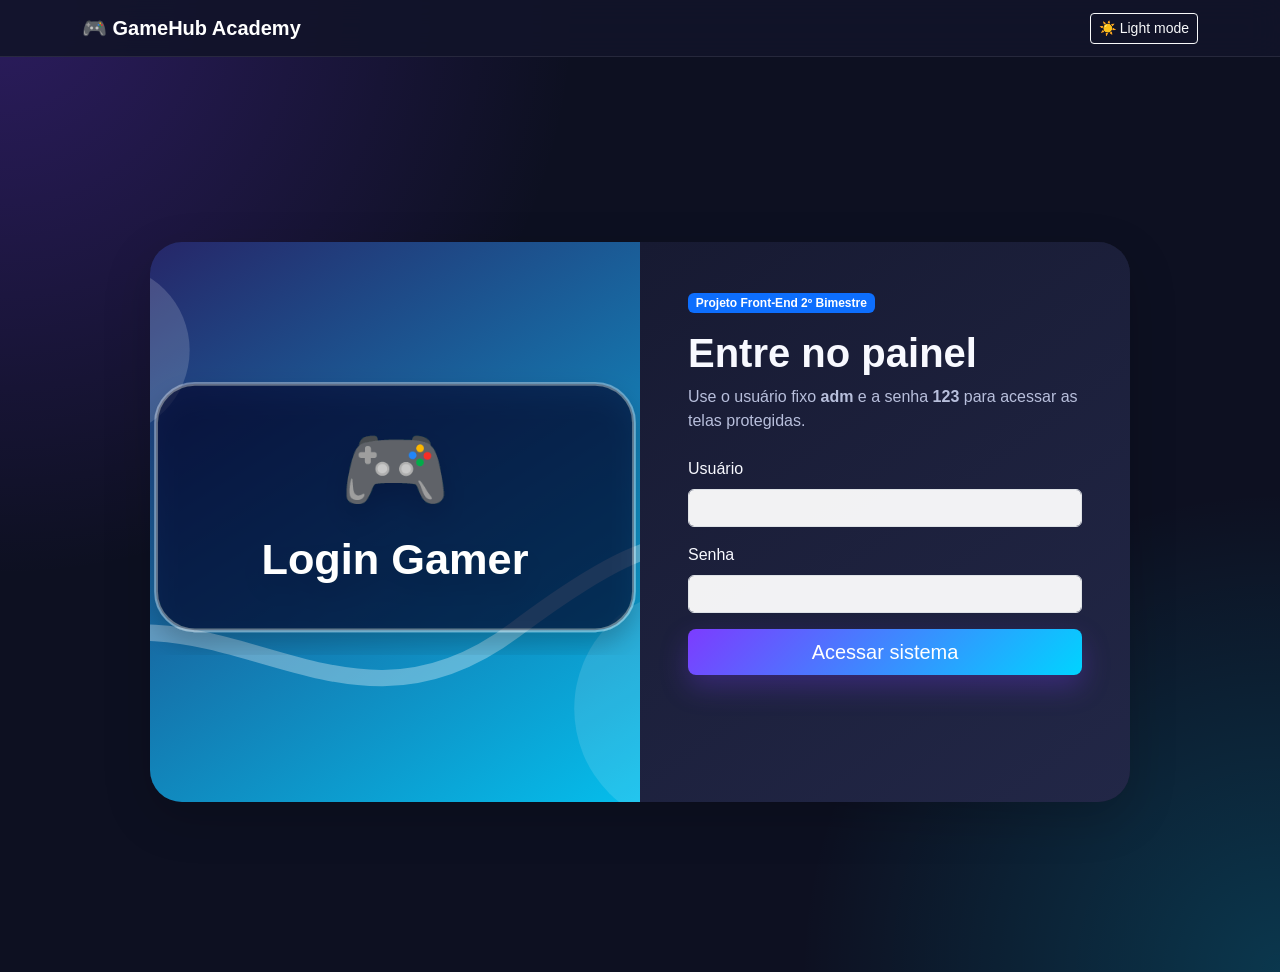
<file: index.html>
<!doctype html>
<html lang="pt-BR">
  <head>
    <meta charset="utf-8">
    <meta name="viewport" content="width=device-width, initial-scale=1">
    <title>GameHub Academy | Início</title>
    <link href="https://cdn.jsdelivr.net/npm/bootstrap@5.3.3/dist/css/bootstrap.min.css" rel="stylesheet">
    <link rel="stylesheet" href="assets/css/styles.css">
  </head>
  <body data-protected="true">
    <nav class="navbar navbar-expand-lg navbar-dark app-navbar sticky-top">
      <div class="container">
        <a class="navbar-brand fw-bold" href="index.html">🎮 GameHub Academy</a>
        <button class="navbar-toggler" type="button" data-bs-toggle="collapse" data-bs-target="#mainNav" aria-controls="mainNav" aria-expanded="false" aria-label="Abrir navegação">
          <span class="navbar-toggler-icon"></span>
        </button>
        <div class="collapse navbar-collapse" id="mainNav">
          <ul class="navbar-nav ms-auto mb-2 mb-lg-0">
            <li class="nav-item"><a class="nav-link active" href="index.html">Início</a></li>
            <li class="nav-item"><a class="nav-link" href="catalogo.html">Catálogo</a></li>
            <li class="nav-item"><a class="nav-link" href="biblioteca.html">Biblioteca</a></li>
            <li class="nav-item"><a class="nav-link" href="perfil.html">Perfil</a></li>
            <li class="nav-item"><a class="nav-link" href="contato.html">Contato</a></li>
          </ul>
          <div class="d-flex gap-2 ms-lg-3">
            <button class="btn btn-outline-light btn-sm theme-toggle" type="button" data-theme-toggle>🌙 Dark mode</button>
            <button class="btn btn-warning btn-sm" type="button" data-logout>Sair</button>
          </div>
        </div>
      </div>
    </nav>

    <main>
      <section class="hero-section py-5">
        <div class="container py-lg-5">
          <div class="row align-items-center g-5">
            <div class="col-lg-6 fade-in">
              <span class="badge text-bg-warning mb-3">Sistema web responsivo</span>
              <h1 class="display-4 fw-bold">Organize seus jogos, missões e conquistas em um só painel.</h1>
              <p class="lead text-secondary">O GameHub Academy é um tema de plataforma gamer criado com HTML, CSS, JavaScript e Bootstrap para cumprir todos os requisitos do projeto.</p>
              <div class="d-flex flex-wrap gap-3">
                <a class="btn btn-primary btn-lg" href="catalogo.html">Ver catálogo</a>
                <a class="btn btn-outline-light btn-lg" href="biblioteca.html">Minha biblioteca</a>
              </div>
            </div>
            <div class="col-lg-6">
              <div id="heroCarousel" class="carousel slide shadow-lg rounded-4 overflow-hidden zoom-hover" data-bs-ride="carousel">
                <div class="carousel-indicators">
                  <button type="button" data-bs-target="#heroCarousel" data-bs-slide-to="0" class="active" aria-current="true" aria-label="Slide 1"></button>
                  <button type="button" data-bs-target="#heroCarousel" data-bs-slide-to="1" aria-label="Slide 2"></button>
                  <button type="button" data-bs-target="#heroCarousel" data-bs-slide-to="2" aria-label="Slide 3"></button>
                </div>
                <div class="carousel-inner">
                  <div class="carousel-item active">
                    <img src="assets/img/banner-arcade.svg" class="d-block w-100" alt="Banner de arena arcade neon">
                    <div class="carousel-caption"><h2>Arcade neon</h2><p>Jogos rápidos para partidas competitivas.</p></div>
                  </div>
                  <div class="carousel-item">
                    <img src="assets/img/banner-rpg.svg" class="d-block w-100" alt="Banner de aventura RPG fantástica">
                    <div class="carousel-caption"><h2>RPG épico</h2><p>Campanhas, personagens e missões.</p></div>
                  </div>
                  <div class="carousel-item">
                    <img src="assets/img/banner-racing.svg" class="d-block w-100" alt="Banner de corrida futurista">
                    <div class="carousel-caption"><h2>Corrida futurista</h2><p>Velocidade e ranking semanal.</p></div>
                  </div>
                </div>
                <button class="carousel-control-prev" type="button" data-bs-target="#heroCarousel" data-bs-slide="prev">
                  <span class="carousel-control-prev-icon" aria-hidden="true"></span><span class="visually-hidden">Anterior</span>
                </button>
                <button class="carousel-control-next" type="button" data-bs-target="#heroCarousel" data-bs-slide="next">
                  <span class="carousel-control-next-icon" aria-hidden="true"></span><span class="visually-hidden">Próximo</span>
                </button>
              </div>
            </div>
          </div>
        </div>
      </section>

      <section class="container py-5">
        <div class="row g-4">
          <article class="col-md-4"><div class="feature-card h-100"><h3>5+ telas</h3><p>Login, início, catálogo, biblioteca, perfil e contato com navegação funcional.</p></div></article>
          <article class="col-md-4"><div class="feature-card h-100"><h3>JavaScript</h3><p>Validação de login, bloqueio de acesso, dark mode e formulários avançados.</p></div></article>
          <article class="col-md-4"><div class="feature-card h-100"><h3>Responsivo</h3><p>Layout adaptável com grid Bootstrap e ajustes de CSS para celulares.</p></div></article>
        </div>
      </section>
    </main>

    <footer class="py-4 text-center text-secondary">GameHub Academy © 2026</footer>
    <script src="https://cdn.jsdelivr.net/npm/bootstrap@5.3.3/dist/js/bootstrap.bundle.min.js"></script>
    <script src="assets/js/app.js"></script>
  </body>
</html>
</file>
<file: assets/css/styles.css>
:root {
  --bg: #0d1021;
  --panel: #171a32;
  --panel-soft: #222747;
  --text: #f8f9ff;
  --muted: #b8bfdc;
  --primary: #7c3cff;
  --primary-2: #00d4ff;
  --shadow: 0 20px 60px rgba(0, 0, 0, 0.35);
}

body.light-mode {
  --bg: #f5f7fb;
  --panel: #ffffff;
  --panel-soft: #e9eef8;
  --text: #12152a;
  --muted: #556070;
  --primary: #5d35d6;
  --primary-2: #0077cc;
  --shadow: 0 20px 60px rgba(22, 35, 85, 0.14);
}

* { box-sizing: border-box; }

body {
  min-height: 100vh;
  background:
    radial-gradient(circle at top left, rgba(124, 60, 255, 0.28), transparent 36rem),
    radial-gradient(circle at bottom right, rgba(0, 212, 255, 0.20), transparent 30rem),
    var(--bg);
  color: var(--text);
  font-family: Arial, Helvetica, sans-serif;
  transition: background-color 0.35s ease, color 0.35s ease;
}

body.light-mode .text-secondary { color: var(--muted) !important; }
body:not(.light-mode) .text-secondary { color: var(--muted) !important; }

.app-navbar {
  background: rgba(18, 20, 42, 0.92);
  border-bottom: 1px solid rgba(255, 255, 255, 0.09);
  backdrop-filter: blur(16px);
}

.light-mode .app-navbar { background: rgba(63, 45, 140, 0.95); }

.auth-page { padding-top: 4.5rem; }
.login-card {
  width: min(980px, 100%);
  border-radius: 2rem;
  background: var(--panel);
}

.login-image {
  width: 100%;
  height: 100%;
  min-height: 560px;
  object-fit: cover;
}

.bg-panel, .feature-card, .game-card {
  background: linear-gradient(145deg, var(--panel), var(--panel-soft));
  color: var(--text);
}

.hero-section { min-height: 74vh; display: flex; align-items: center; }
.btn-primary {
  background: linear-gradient(135deg, var(--primary), var(--primary-2));
  border: 0;
  box-shadow: 0 12px 28px rgba(124, 60, 255, 0.28);
}

.page-header { margin-bottom: 2rem; max-width: 760px; }
.page-header h1 { font-size: clamp(2.2rem, 5vw, 4rem); font-weight: 800; margin-top: 0.8rem; }

.feature-card, .game-card {
  border: 1px solid rgba(255, 255, 255, 0.09);
  border-radius: 1.5rem;
  padding: 1.5rem;
  box-shadow: var(--shadow);
  transition: transform 0.25s ease, border-color 0.25s ease;
}

.feature-card:hover, .game-card:hover {
  transform: translateY(-8px);
  border-color: rgba(0, 212, 255, 0.55);
}

.game-card { padding: 0; overflow: hidden; height: 100%; }
.game-card img { width: 100%; aspect-ratio: 16 / 10; object-fit: cover; transition: transform 0.35s ease; }
.game-card:hover img, .zoom-hover:hover { transform: scale(1.04); }
.game-card h2 { font-size: 1.45rem; }

.carousel-caption {
  background: rgba(0, 0, 0, 0.45);
  border-radius: 1rem;
  padding: 1rem;
}

.table { --bs-table-bg: transparent; --bs-table-color: var(--text); --bs-table-border-color: rgba(255,255,255,0.12); }
.form-control, .form-select { background-color: rgba(255, 255, 255, 0.94); }
.avatar { width: min(260px, 80%); filter: drop-shadow(0 22px 24px rgba(0,0,0,0.32)); animation: float 4s ease-in-out infinite; }

.fade-in { animation: fadeIn 0.8s ease both; }

@keyframes fadeIn {
  from { opacity: 0; transform: translateY(24px); }
  to { opacity: 1; transform: translateY(0); }
}

@keyframes float {
  0%, 100% { transform: translateY(0); }
  50% { transform: translateY(-12px); }
}

@media (max-width: 767px) {
  .hero-section { min-height: auto; }
  .carousel-caption { position: static; border-radius: 0; }
  .feature-card, .game-card { border-radius: 1rem; }
  .page-header h1 { font-size: 2.3rem; }
}
</file>
